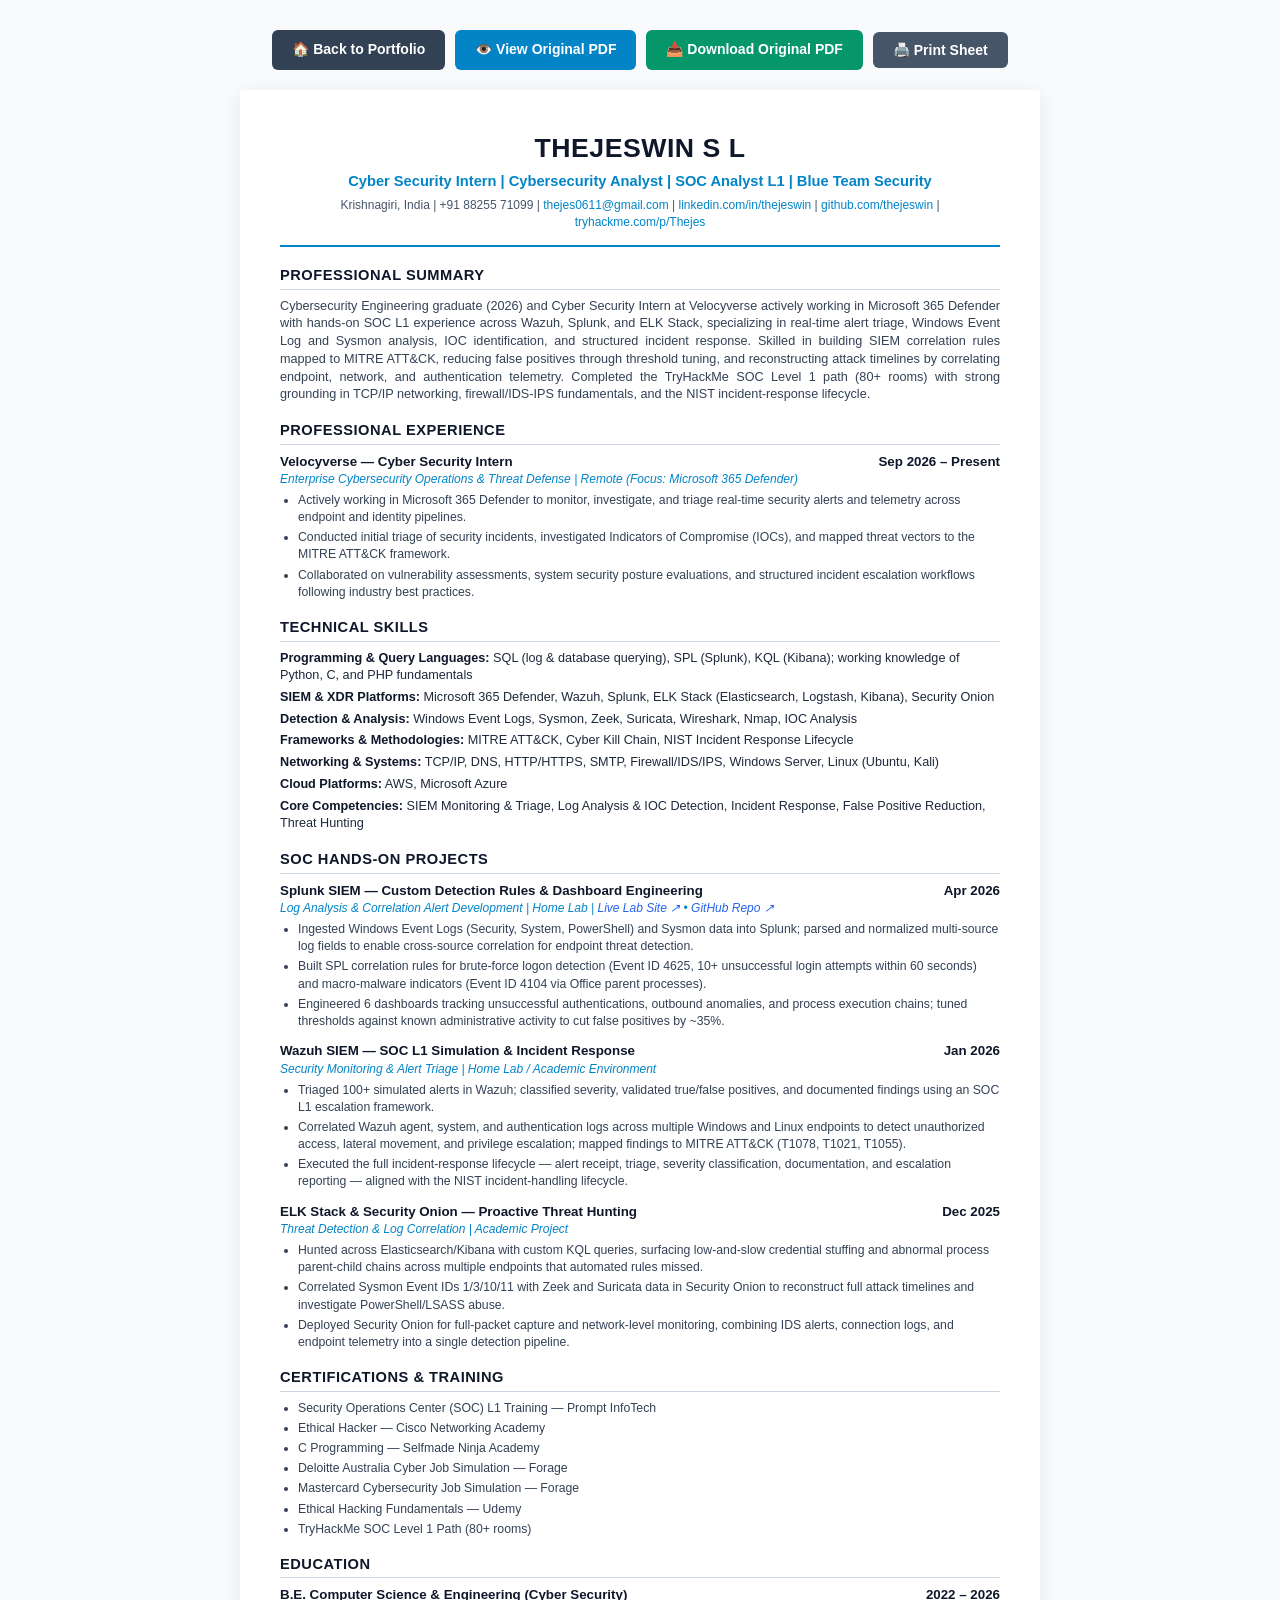
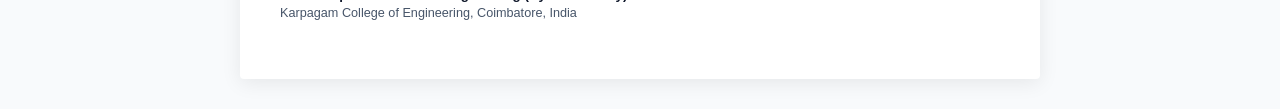
<file: resume/Thejeswin_S_L_Resume.html>
<!DOCTYPE html>
<html lang="en">
<head>
  <meta charset="UTF-8">
  <meta name="viewport" content="width=device-width, initial-scale=1.0">
  <title>Thejeswin S L | Resume</title>
  <link rel="icon" type="image/svg+xml" href="../assets/favicon.svg">
  <style>
    * { box-sizing: border-box; margin: 0; padding: 0; }
    body { font-family: 'Segoe UI', -apple-system, BlinkMacSystemFont, Roboto, Helvetica, Arial, sans-serif; font-size: 10pt; line-height: 1.4; color: #1e293b; background: #f8fafc; padding: 30px 20px; }
    .page { max-width: 800px; margin: 0 auto; background: #ffffff; padding: 40px; box-shadow: 0 4px 20px rgba(0,0,0,0.08); border-radius: 4px; }
    .header { text-align: center; border-bottom: 2px solid #0284c7; padding-bottom: 14px; margin-bottom: 18px; }
    .name { font-size: 20pt; font-weight: 700; color: #0f172a; letter-spacing: 0.5px; }
    .title { font-size: 11pt; font-weight: 600; color: #0284c7; margin: 4px 0 6px 0; }
    .contact-line { font-size: 9pt; color: #475569; }
    .contact-line a { color: #0284c7; text-decoration: none; }
    .section { margin-bottom: 16px; }
    .section-title { font-size: 11pt; font-weight: 700; text-transform: uppercase; color: #0f172a; border-bottom: 1px solid #cbd5e1; padding-bottom: 3px; margin-bottom: 8px; letter-spacing: 0.5px; }
    .summary { font-size: 9.5pt; color: #334155; text-align: justify; }
    .skills-grid { display: grid; grid-template-columns: 1fr; gap: 4px; font-size: 9.5pt; }
    .skill-cat strong { color: #0f172a; }
    .exp-item { margin-bottom: 12px; }
    .exp-head { display: flex; justify-content: space-between; font-weight: 700; color: #0f172a; font-size: 10pt; }
    .exp-sub { font-style: italic; color: #0284c7; font-size: 9pt; margin-bottom: 4px; }
    .exp-bullets { list-style: disc; margin-left: 18px; font-size: 9.2pt; color: #334155; }
    .exp-bullets li { margin-bottom: 3px; }
    .proj-item { margin-bottom: 12px; }
    .proj-head { display: flex; justify-content: space-between; font-weight: 700; color: #0f172a; font-size: 10pt; }
    .proj-sub { font-style: italic; color: #0284c7; font-size: 9pt; margin-bottom: 4px; }
    .proj-bullets { list-style: disc; margin-left: 18px; font-size: 9.2pt; color: #334155; }
    .proj-bullets li { margin-bottom: 3px; }
    .cert-list { list-style: disc; margin-left: 18px; font-size: 9.2pt; color: #334155; }
    .cert-list li { margin-bottom: 3px; }
    .edu-head { display: flex; justify-content: space-between; font-weight: 700; color: #0f172a; }
    .print-btn-bar { text-align: center; margin-bottom: 20px; }
    .print-btn { background: #0284c7; color: #fff; border: none; padding: 10px 20px; font-size: 14px; font-weight: 600; border-radius: 6px; cursor: pointer; }
    @media print {
      body { background: #fff; padding: 0; }
      .page { box-shadow: none; padding: 20px 0; max-width: 100%; }
      .print-btn-bar { display: none; }
    }
  </style>
</head>
<body>

  <div class="print-btn-bar" style="display: flex; justify-content: center; gap: 10px; align-items: center; flex-wrap: wrap;">
    <a href="../index.html" class="print-btn" style="background: #334155; text-decoration: none; display: inline-flex; align-items: center; gap: 6px;">🏠 Back to Portfolio</a>
    <a href="Thejeswin_S_L_Resume.pdf" target="_blank" class="print-btn" style="background: #0284c7; text-decoration: none; display: inline-flex; align-items: center; gap: 6px;">👁️ View Original PDF</a>
    <a href="Thejeswin_S_L_Resume.pdf" download="Thejeswin_S_L_Resume.pdf" class="print-btn" style="background: #059669; text-decoration: none; display: inline-flex; align-items: center; gap: 6px;">📥 Download Original PDF</a>
    <button class="print-btn" onclick="window.print()" style="background: #475569; display: inline-flex; align-items: center; gap: 6px;">🖨️ Print Sheet</button>
  </div>

  <div class="page">
    <div class="header">
      <h1 class="name">THEJESWIN S L</h1>
      <div class="title">Cyber Security Intern | Cybersecurity Analyst | SOC Analyst L1 | Blue Team Security</div>
      <div class="contact-line">
        Krishnagiri, India | +91 88255 71099 | <a href="mailto:thejes0611@gmail.com?subject=Portfolio%20Inquiry" target="_blank">thejes0611@gmail.com</a> | 
        <a href="https://linkedin.com/in/thejeswin" target="_blank">linkedin.com/in/thejeswin</a> | 
        <a href="https://github.com/thejeswin" target="_blank">github.com/thejeswin</a> | 
        <a href="https://tryhackme.com/p/Thejes" target="_blank">tryhackme.com/p/Thejes</a>
      </div>
    </div>

    <div class="section">
      <h2 class="section-title">Professional Summary</h2>
      <p class="summary">
        Cybersecurity Engineering graduate (2026) and Cyber Security Intern at Velocyverse actively working in Microsoft 365 Defender with hands-on SOC L1 experience across Wazuh, Splunk, and ELK Stack, specializing in real-time alert triage, Windows Event Log and Sysmon analysis, IOC identification, and structured incident response. Skilled in building SIEM correlation rules mapped to MITRE ATT&CK, reducing false positives through threshold tuning, and reconstructing attack timelines by correlating endpoint, network, and authentication telemetry. Completed the TryHackMe SOC Level 1 path (80+ rooms) with strong grounding in TCP/IP networking, firewall/IDS-IPS fundamentals, and the NIST incident-response lifecycle.
      </p>
    </div>

    <div class="section">
      <h2 class="section-title">Professional Experience</h2>

      <div class="exp-item">
        <div class="exp-head">
          <span>Velocyverse — Cyber Security Intern</span>
          <span>Sep 2026 – Present</span>
        </div>
        <div class="exp-sub">Enterprise Cybersecurity Operations & Threat Defense | Remote (Focus: Microsoft 365 Defender)</div>
        <ul class="exp-bullets">
          <li>Actively working in Microsoft 365 Defender to monitor, investigate, and triage real-time security alerts and telemetry across endpoint and identity pipelines.</li>
          <li>Conducted initial triage of security incidents, investigated Indicators of Compromise (IOCs), and mapped threat vectors to the MITRE ATT&CK framework.</li>
          <li>Collaborated on vulnerability assessments, system security posture evaluations, and structured incident escalation workflows following industry best practices.</li>
        </ul>
      </div>
    </div>

    <div class="section">
      <h2 class="section-title">Technical Skills</h2>
      <div class="skills-grid">
        <div class="skill-cat"><strong>Programming & Query Languages:</strong> SQL (log & database querying), SPL (Splunk), KQL (Kibana); working knowledge of Python, C, and PHP fundamentals</div>
        <div class="skill-cat"><strong>SIEM & XDR Platforms:</strong> Microsoft 365 Defender, Wazuh, Splunk, ELK Stack (Elasticsearch, Logstash, Kibana), Security Onion</div>
        <div class="skill-cat"><strong>Detection & Analysis:</strong> Windows Event Logs, Sysmon, Zeek, Suricata, Wireshark, Nmap, IOC Analysis</div>
        <div class="skill-cat"><strong>Frameworks & Methodologies:</strong> MITRE ATT&CK, Cyber Kill Chain, NIST Incident Response Lifecycle</div>
        <div class="skill-cat"><strong>Networking & Systems:</strong> TCP/IP, DNS, HTTP/HTTPS, SMTP, Firewall/IDS/IPS, Windows Server, Linux (Ubuntu, Kali)</div>
        <div class="skill-cat"><strong>Cloud Platforms:</strong> AWS, Microsoft Azure</div>
        <div class="skill-cat"><strong>Core Competencies:</strong> SIEM Monitoring & Triage, Log Analysis & IOC Detection, Incident Response, False Positive Reduction, Threat Hunting</div>
      </div>
    </div>

    <div class="section">
      <h2 class="section-title">SOC Hands-On Projects</h2>

      <div class="proj-item">
        <div class="proj-head">
          <span>Splunk SIEM — Custom Detection Rules & Dashboard Engineering</span>
          <span>Apr 2026</span>
        </div>
        <div class="proj-sub">
          Log Analysis & Correlation Alert Development | Home Lab | 
          <a href="https://thejeswin.github.io/splunk-siem-soc-lab/" target="_blank" style="color: #2563eb; text-decoration: none; font-weight: 500;">Live Lab Site ↗</a> • 
          <a href="https://github.com/thejeswin/splunk-siem-soc-lab" target="_blank" style="color: #2563eb; text-decoration: none; font-weight: 500;">GitHub Repo ↗</a>
        </div>
        <ul class="proj-bullets">
          <li>Ingested Windows Event Logs (Security, System, PowerShell) and Sysmon data into Splunk; parsed and normalized multi-source log fields to enable cross-source correlation for endpoint threat detection.</li>
          <li>Built SPL correlation rules for brute-force logon detection (Event ID 4625, 10+ unsuccessful login attempts within 60 seconds) and macro-malware indicators (Event ID 4104 via Office parent processes).</li>
          <li>Engineered 6 dashboards tracking unsuccessful authentications, outbound anomalies, and process execution chains; tuned thresholds against known administrative activity to cut false positives by ~35%.</li>
        </ul>
      </div>

      <div class="proj-item">
        <div class="proj-head">
          <span>Wazuh SIEM — SOC L1 Simulation & Incident Response</span>
          <span>Jan 2026</span>
        </div>
        <div class="proj-sub">Security Monitoring & Alert Triage | Home Lab / Academic Environment</div>
        <ul class="proj-bullets">
          <li>Triaged 100+ simulated alerts in Wazuh; classified severity, validated true/false positives, and documented findings using an SOC L1 escalation framework.</li>
          <li>Correlated Wazuh agent, system, and authentication logs across multiple Windows and Linux endpoints to detect unauthorized access, lateral movement, and privilege escalation; mapped findings to MITRE ATT&CK (T1078, T1021, T1055).</li>
          <li>Executed the full incident-response lifecycle — alert receipt, triage, severity classification, documentation, and escalation reporting — aligned with the NIST incident-handling lifecycle.</li>
        </ul>
      </div>

      <div class="proj-item">
        <div class="proj-head">
          <span>ELK Stack & Security Onion — Proactive Threat Hunting</span>
          <span>Dec 2025</span>
        </div>
        <div class="proj-sub">Threat Detection & Log Correlation | Academic Project</div>
        <ul class="proj-bullets">
          <li>Hunted across Elasticsearch/Kibana with custom KQL queries, surfacing low-and-slow credential stuffing and abnormal process parent-child chains across multiple endpoints that automated rules missed.</li>
          <li>Correlated Sysmon Event IDs 1/3/10/11 with Zeek and Suricata data in Security Onion to reconstruct full attack timelines and investigate PowerShell/LSASS abuse.</li>
          <li>Deployed Security Onion for full-packet capture and network-level monitoring, combining IDS alerts, connection logs, and endpoint telemetry into a single detection pipeline.</li>
        </ul>
      </div>
    </div>

    <div class="section">
      <h2 class="section-title">Certifications & Training</h2>
      <ul class="cert-list">
        <li>Security Operations Center (SOC) L1 Training — Prompt InfoTech</li>
        <li>Ethical Hacker — Cisco Networking Academy</li>
        <li>C Programming — Selfmade Ninja Academy</li>
        <li>Deloitte Australia Cyber Job Simulation — Forage</li>
        <li>Mastercard Cybersecurity Job Simulation — Forage</li>
        <li>Ethical Hacking Fundamentals — Udemy</li>
        <li>TryHackMe SOC Level 1 Path (80+ rooms)</li>
      </ul>
    </div>

    <div class="section">
      <h2 class="section-title">Education</h2>
      
      <div class="edu-head" style="margin-top: 6px;">
        <span>B.E. Computer Science & Engineering (Cyber Security)</span>
        <span>2022 – 2026</span>
      </div>
      <div style="font-size: 9.5pt; color: #475569;">
        Karpagam College of Engineering, Coimbatore, India
      </div>
    </div>

  </div>

</body>
</html>
</file>
